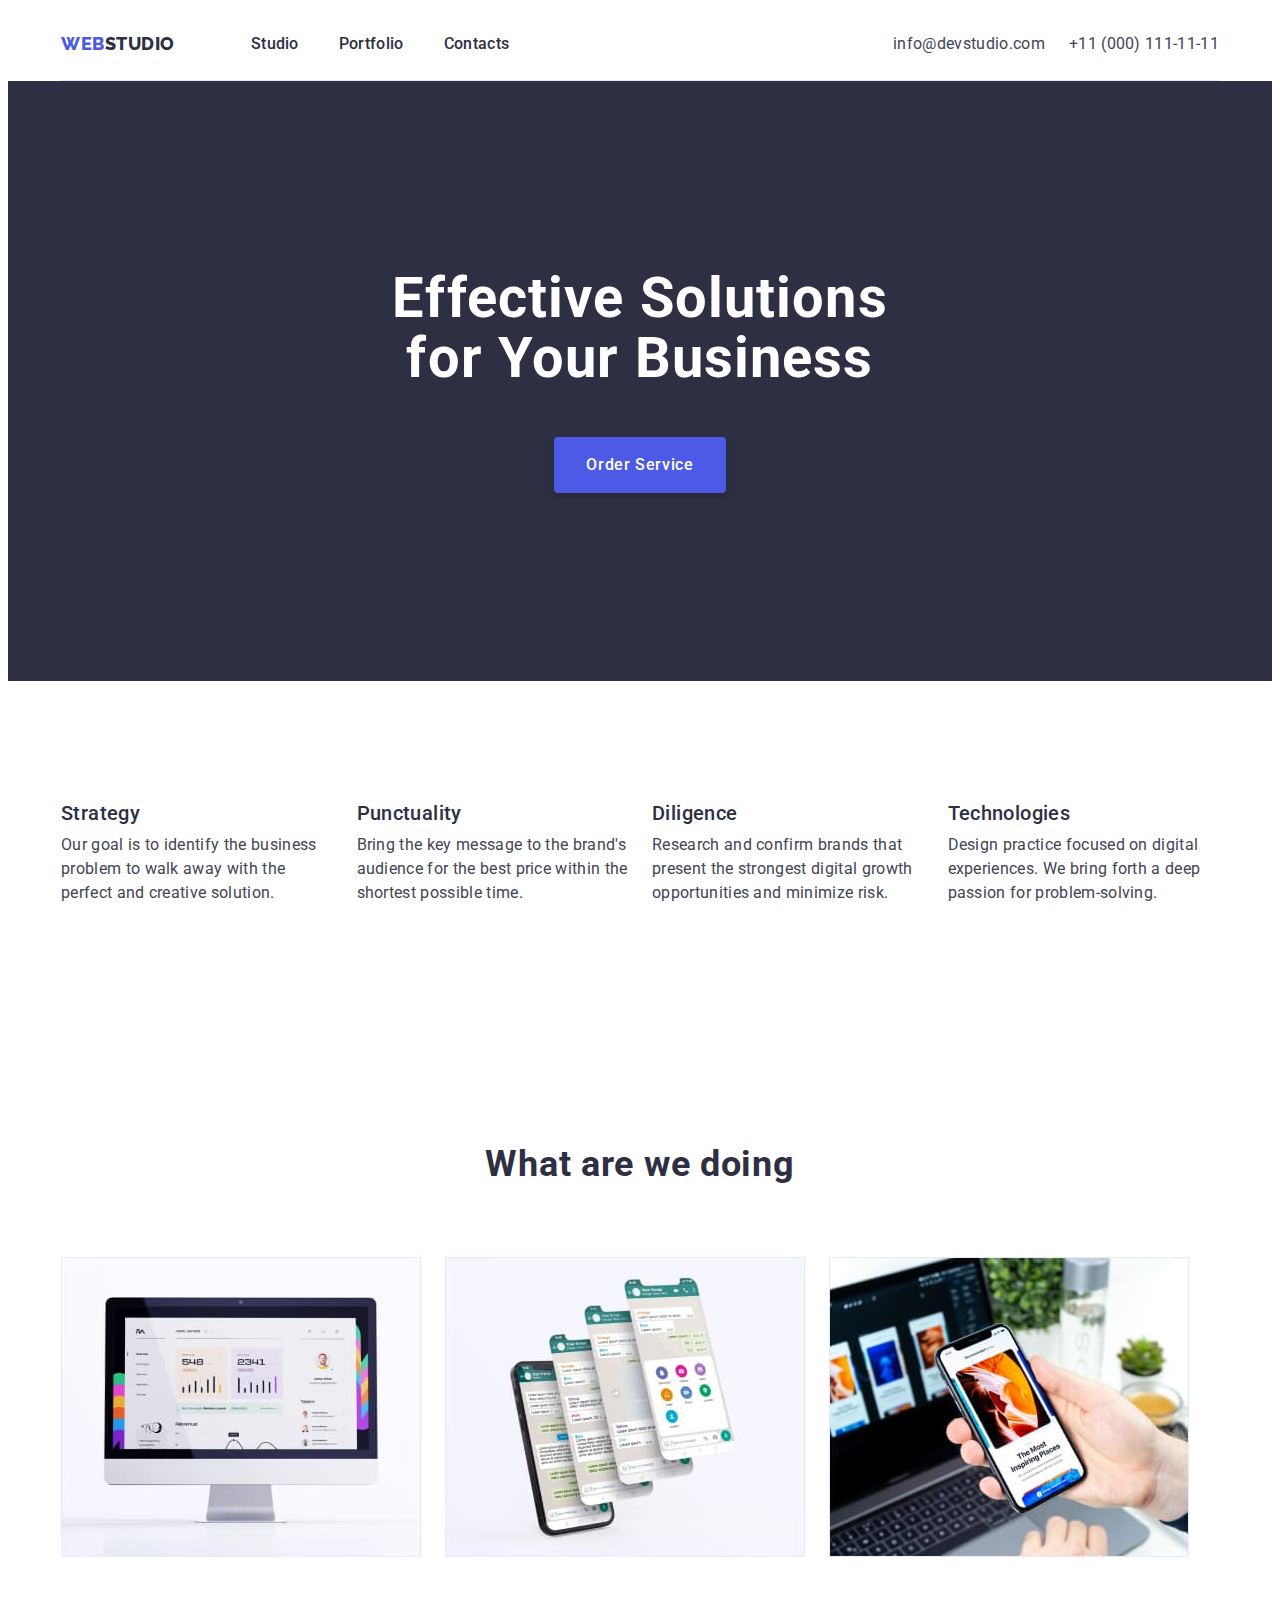
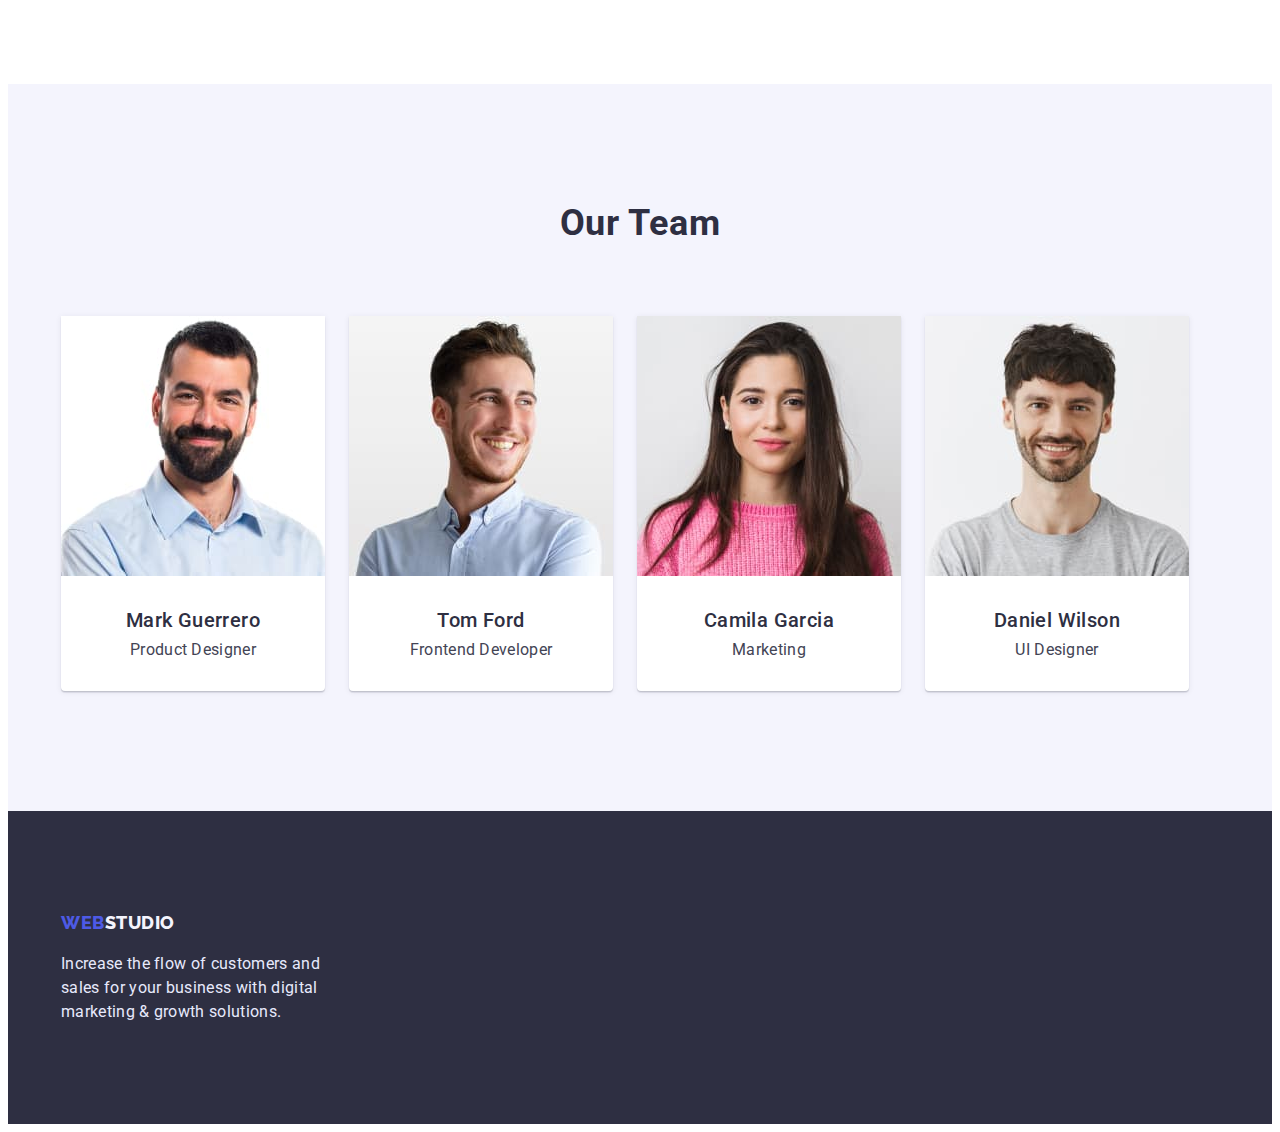
<file: index.html>
<!DOCTYPE html>
<html lang="en">

<head>
    <meta charset="UTF-8">
    <meta http-equiv="X-UA-Compatible" content="IE=edge">
    <meta name="viewport" content="width=device-width, initial-scale=1.0">
    <title>Webstudio</title>
    
    <!-- Fonts -->

    <link rel="preconnect" href="https://fonts.googleapis.com">
    <link rel="preconnect" href="https://fonts.gstatic.com" crossorigin>
    <link href="https://fonts.googleapis.com/css2?family=Raleway:wght@800&family=Roboto:wght@400;500;700&display=swap"
    rel="stylesheet">

    <!-- Styles -->
<link rel="stylesheet" 
href="https://cdnjs.cloudflare.com/ajax/libs/modern-normalize/1.1.0/modern-normalize.min.css"
integrity="sha512-wpPYUAdjBVSE4KJnH1VR1HeZfpl1ub8YT/NKx4PuQ5NmX2tKuGu6U/JRp5y+Y8XG2tV+wKQpNHVUX03MfMFn9Q=="
crossorigin="anonymous"
referrerpolicy="no-referrer"/>
<link rel="stylesheet" href="./css/styles.css">
</head>
<body>
    <header>
    <div class="container">
    <div class="header">
   <nav class="header-nav">
    <a class="logo" href="./index.html"><span class="logo-first">Web</span><span class="logo-second">Studio</span></a>
    <ul class="header-container">
        <li class="header-menu"><a class="header-link" href="#">Studio</a></li>
        <li class="header-menu"><a class="header-link" href="./portfolio.html">Portfolio</a></li>
        <li class="header-menu"><a class="header-link" href="#">Contacts</a></li>
    </ul>
</nav>
<address>
<ul class="adress">
    <li><a class="header-adress" href="mailto:info@devstudio.com">info@devstudio.com</a></li>
    <li><a class="header-adress" href="tel:+110001111111">+11 (000) 111-11-11</a></li>
</ul>
</address>
</div>
</div>
    </header>
    <main>
        <!-- hero images -->
        <section class="hero-button">
        <div class="container hero-container">
<h1 class="hero-title">Effective Solutions
        for Your Business</h1>

    <button class="button" type="button">Order Service</button>

    </div>
</section>
<!-- section 1 -->
<section class="section">
        <div class="container">
<h2 class="section1">Section 1</h2>
<ul class="future">
        <li class="list-text">
            <h3 class="under-title">Strategy</h3>
            <p class="about-text">Our goal is to identify the business
                problem to walk away with the perfect and creative solution.</p>
        </li>
        <li class="list-text">
            <h3 class="under-title">Punctuality</h3>
            <p class="about-text">Bring the key message to the brand's audience for the best
                price within the shortest possible time.</p>
        </li>
        <li class="list-text">
            <h3 class="under-title">Diligence</h3>
            <p class="about-text">Research and confirm brands that present the
                strongest digital growth opportunities and minimize risk.</p>
        </li>
        <li class="list-text">
            <h3 class="under-title">Technologies</h3>
            <p class="about-text">Design practice focused on digital experiences.
                We bring forth a deep passion for problem-solving.</p>
    
        </li>
    </ul>   
</div>
</section>
        <!-- section 2 -->
        <section class="section">
        <div class="container">
<h2 class="title">What are we doing</h2>
    
<ul class="img-webstudio">
<li class="images"><img src="./images/webstudio/comp_sect2.jpg" alt="computer" width="360"></li>
<li class="images"><img src="./images/webstudio/tel_sect2.jpg" alt="phonescreen" width="360"></li>
<li class="images"><img src="./images/webstudio/tabandtel_sect2.jpg" alt="computerphonescreen" width="360"></li>
</ul>

</div>
        </section>
        <!-- section 3 -->
    <section class="section section-colega">
    <div class="container">
     
    <h2 class="name-section-team">Our Team</h2>
    
    <ul class="job">
        <li class="img-colega">
            <img class="img-cards" src="./images/webstudio/markguerrero.jpg" alt="product designer" width="264">
    <div class="colega-profesion">
    <h3 class="colega">Mark Guerrero</h3>
    <p class="card-profession">Product Designer</p>
    </div>        
    </li>
        <li class="img-colega">
            <img class="img-cards" src="./images/webstudio/tomford.jpg" alt="frontend developer" width="264">
    <div class="colega-profesion"> 
    <h3 class="colega">Tom Ford</h3>
    <p class="card-profession">Frontend Developer</p>
    </div>      
    </li>
        <li class="img-colega">
            <img class="img-cards" src="./images/webstudio/camilagarcia.jpg" alt="marketing" width="264">
    <div class="colega-profesion">
        <h3 class="colega">Camila Garcia</h3>
        <p class="card-profession">Marketing</p>
    </div>        
    </li>
        <li class="img-colega">
            <img class="img-cards" src="./images/webstudio/danielwilson.jpg" alt="ui designer" width="264">
    <div class="colega-profesion">
<h3 class="colega">Daniel Wilson</h3>
<p class="card-profession">UI Designer</p>
    </div>        
    </li>
    </ul>
    </div>
</section>
        </main>
    <footer class="footer">
    <div class="container">
<a class="logo logo-secondary" href="./index.html"><span class="logo-first">Web</span><span class="logo-footer">Studio</span></a>
    <p class="footer-text">Increase the flow of customers and sales for your business with digital marketing & growth
        solutions.</p>
 </div>
    </footer>
    
</body>

</html>
</file>
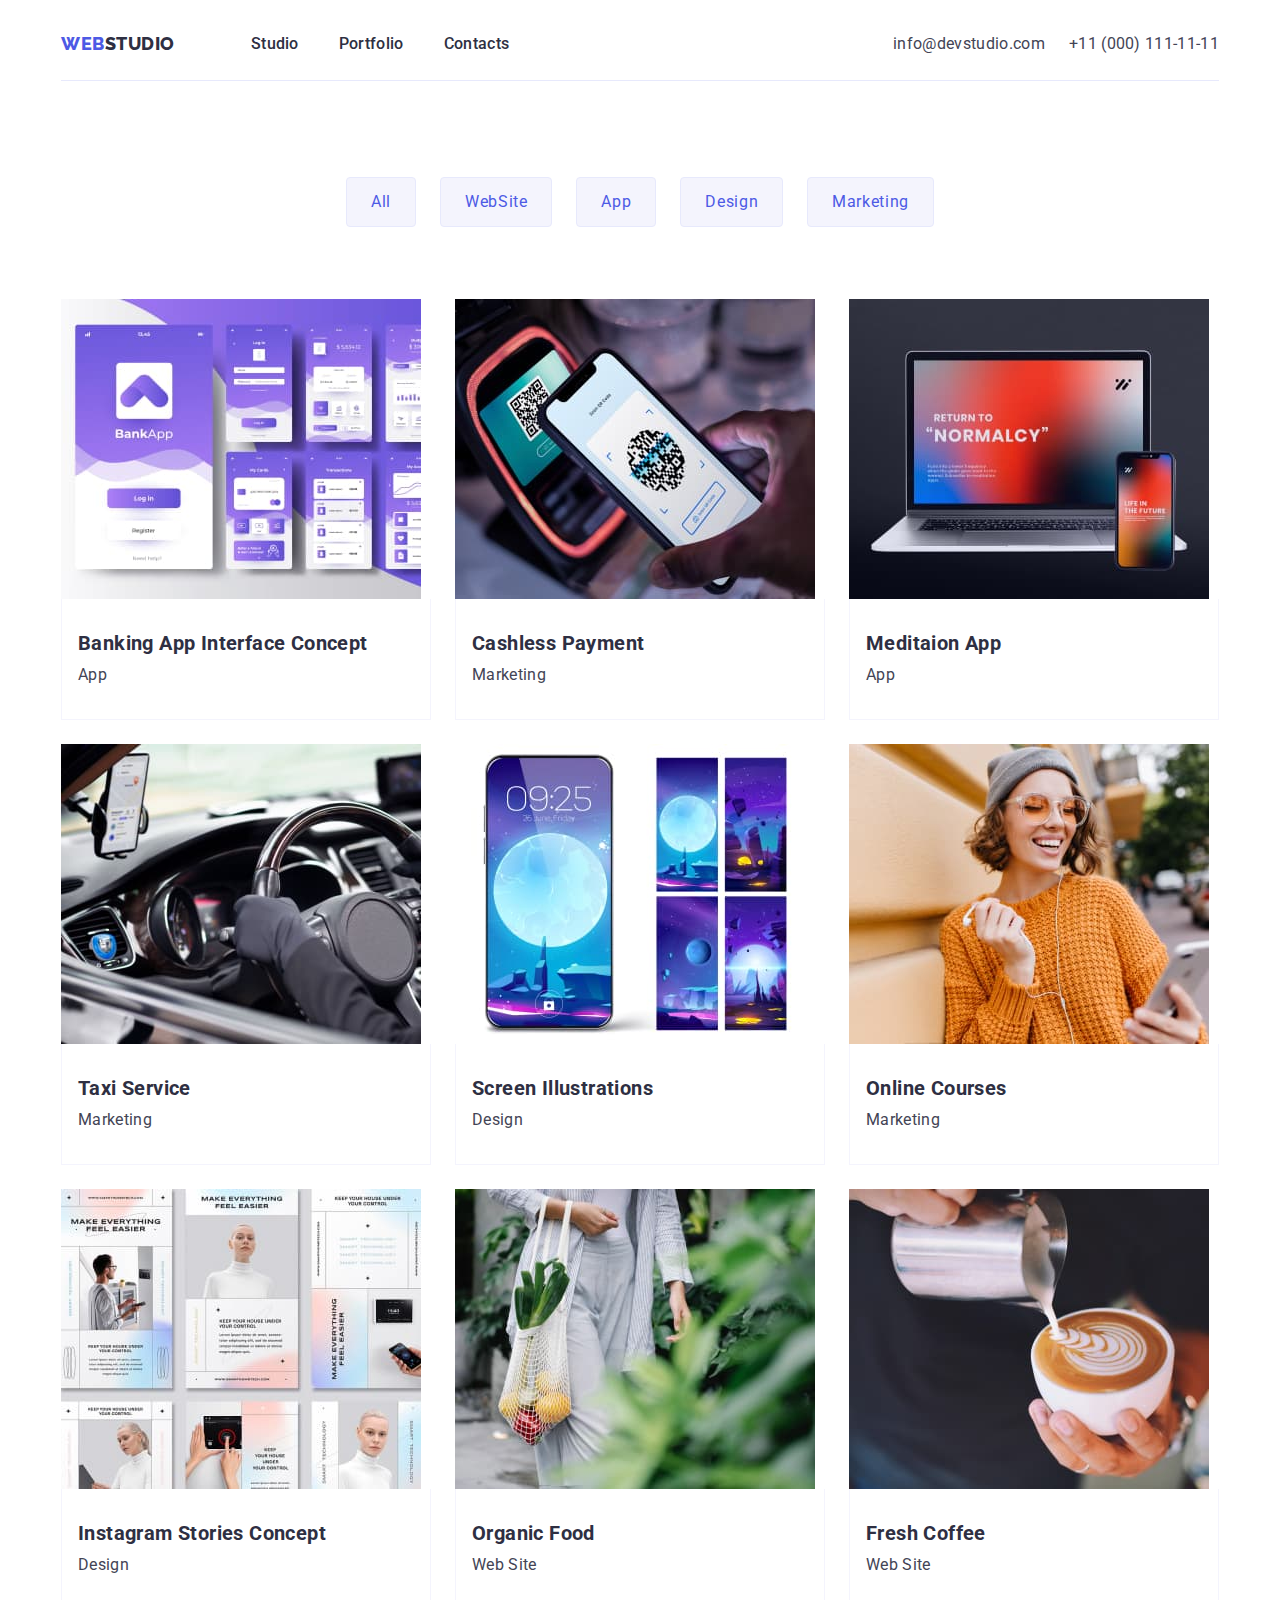
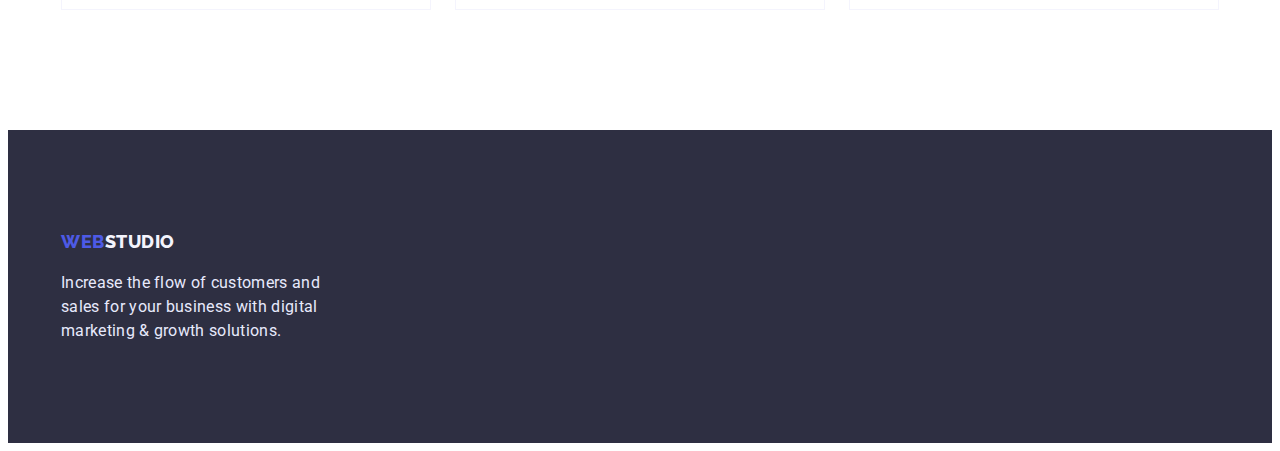
<file: portfolio.html>
<!DOCTYPE html>
<html lang="en">
<head>
    <meta charset="UTF-8">
    <meta http-equiv="X-UA-Compatible" content="IE=edge">
    <meta name="viewport" content="width=device-width, initial-scale=1.0">
    <title>Portfolio</title>

    <!-- Fonts -->
    <link rel="preconnect" href="https://fonts.googleapis.com">
    <link rel="preconnect" href="https://fonts.gstatic.com" crossorigin>
    <link href="https://fonts.googleapis.com/css2?family=Raleway:wght@800&family=Roboto:wght@400;500;700&display=swap"
    rel="stylesheet">

        <!-- Styles -->
    <link rel="stylesheet" 
    href="https://cdnjs.cloudflare.com/ajax/libs/modern-normalize/1.1.0/modern-normalize.min.css"
    integrity="sha512-wpPYUAdjBVSE4KJnH1VR1HeZfpl1ub8YT/NKx4PuQ5NmX2tKuGu6U/JRp5y+Y8XG2tV+wKQpNHVUX03MfMFn9Q=="
    crossorigin="anonymous" 
    referrerpolicy="no-referrer" />
    <link rel="stylesheet" href="./css/styles.css">

</head>
<body>
    <header>
        <div class="container">
<div class="header">
<nav class="header-nav">
    <a class="logo" href="./index.html"><span class="logo-first">Web</span><span class="logo-second">Studio</span></a>
    <ul class="header-container">
    <li class="header-menu"><a class="header-link" href="#">Studio</a></li>
    <li class="header-menu"><a class="header-link" href="./portfolio.html">Portfolio</a></li>
    <li class="header-menu"><a class="header-link" href="#">Contacts</a></li>
    </ul>
</nav>
<address>
<ul class="adress">
    <li><a class="header-adress" href="mailto:info@devstudio.com">info@devstudio.com</a></li>
    <li><a class="header-adress" href="tel:+110001111111">+11 (000) 111-11-11</a></li>
</ul>
</address>
    </div>
    </div>
    </header>
    <main>
        <!-- filters -->
        <section class="section-portfolio">
<div class="container">
        <h1 class="title-portfolio1">filters</h1>
        <ul class="button-portfolio">
        <li><button class="button-alles" type="button">All</button></li>
        <li><button class="button-alles" type="button">WebSite</button></li>
        <li><button class="button-alles" type="button">App</button></li>
        <li><button class="button-alles" type="button">Design</button></li>
        <li><button class="button-alles" type="button">Marketing</button></li>
        </ul>
        
<!-- section1 -->
    
    <h2 class="section-port">row1</h2>
<ul class="cards">
    <li class="cards-item">
    <img class="images" src="./images/portfolio/bankingapp.jpg" alt="bankingapp" width="360">
    <div class="cards-portfolio">
    <h3 class="title-portfolio">Banking App Interface Concept</h3>
    <p class="under-title-port">App</p>
    </div>
    
</li>
    
    <li class="cards-item"><img class="images" src="./images/portfolio/cashlesspayment.jpg" 
    alt="cashlesspayment" width="360">
    <div class="cards-portfolio">
<h4 class="title-portfolio">Cashless Payment</h4>
<p class="under-title-port">Marketing</p>
    </div>
    
</li>

    <li class="cards-item"><img class="images" src="./images/portfolio/meditaionapp.jpg" alt="meditaionapp" width="360">
    <div class="cards-portfolio">
<h5 class="title-portfolio">Meditaion App</h5>
<p class="under-title-port">App</p>
</div>
    </li>

    
    <li class="cards-item"><img class="images" src="./images/portfolio/taxiservice.jpg" 
        alt="taxiservice" width="360">
        <div class="cards-portfolio">
<h3 class="title-portfolio">Taxi Service</h3>
<p class="under-title-port">Marketing</p>
        </div>
    </li>

    <li class="cards-item"><img class="images" 
        src="./images/portfolio/screenillustrations.jpg" alt="screenillustrations" width="360">
   <div class="cards-portfolio">
<h4 class="title-portfolio">Screen Illustrations</h4>
<p class="under-title-port">Design</p>
   </div>
        </li>
    
    <li class="cards-item"><img class="images" src="./images/portfolio/onlinecourses.jpg"
    alt="onlinecourses" width="360">
    <div class="cards-portfolio">
<h5 class="title-portfolio">Online Courses</h5>
<p class="under-title-port">Marketing</p>
    </div>
    </li>
    
    <li class="cards-item"><img class="images" src="./images/portfolio/instagramstories.jpg"
 alt="instagramstories" width="360">
 <div class="cards-portfolio">
<h3 class="title-portfolio">Instagram Stories Concept</h3>
<p class="under-title-port">Design</p>
 </div>
    </li>
    
    <li class="cards-item"><img class="images" src="./images/portfolio/organicfood.jpg" alt="organicfood" width="360">
    <div class="cards-portfolio">
<h4 class="title-portfolio">Organic Food</h4>
<p class="under-title-port">Web Site</p>
    </div>
        </li>
    
    <li class="cards-item"><img class="images" src="./images/portfolio/freshcoffee.jpg" alt="freshcoffee" width="360">
    <div class="cards-portfolio">
<h5 class="title-portfolio">Fresh Coffee</h5>
<p class="under-title-port">Web Site</p>
    </div>
       </li>
</ul>
    </div>
    </section>
    </main>
    <footer class="footer">
    <div class="container">
        <a  class="logo logo-secondary" href="./index.html"><span class="logo-first">Web</span><span class="logo-footer">Studio</span></a>
        <p class="footer-text">Increase the flow of customers and sales for your business with digital marketing & growth solutions.</p>
    </div>
    </footer>
</body>
</html>
</file>
<file: css/styles.css>
/* webstudio */

:root {
--color-primary:#2E2F42;
--color-brand:#404BBF;
--color-secondary:#434455;
--color-brand-second:#4D5AE5;
--color-button-title:#FFFFFF;
--color-footer-text:#E7E9FC;
--color-logo-footer:#F4F4FD;
--color-background-primary:#E5E5E5;
}

body {
color: var(--color-primary);
font-family: 'Roboto', sans-serif;
font-size: 16px;
line-height: 1.5;
background-color: var(--color-button-title);
}

p,
h1,
h2,
h3,
h4,
h5,
h6 {
margin: 0;
}

ul{
list-style-type:none ;
margin: 0;
padding: 0;
}

/* HERO */
.hero-container {
padding-top: 188px;
padding-bottom: 204px;
flex-wrap: wrap;
justify-content: center;
}

.hero-title {
margin-bottom: 48px;
color: var(--color-button-title);
font-size: 56px;
line-height: 1.071;
letter-spacing: 0.02em;
text-align: center;
width: 499px;
height: 120px;
margin: auto;

}

.hero-button {
background: var(--color-primary);
padding-bottom: 188px;
padding-top: 188px;
text-align: center;
}

/* SECTION */
.section {
padding-top: 120px;
padding-bottom: 120px;
}

.section1 {
display: none;
}


.container {
width: 100%;
max-width: 1158px;
margin: 0 auto;
padding: 0 15px;

}

.container-button {
display: flex;
flex-direction: row;
justify-content: center;
align-items: center;
gap: 24px;
padding: 12px 24px;
}

/* HEADER */

.header-container {
    display: flex;
    align-items: center;
    gap: 40px;
}


.header-nav {
display: flex;
align-items: center;
flex-grow: 1;
gap: 76px;

}



.header-menu {
display: flex;
gap: 40px;

}

.header-link {
color: var(--color-primary);
text-decoration: none;
font-size: 16px;
line-height: 1.5;
letter-spacing: 0.02em;
font-weight: 500;
padding: 24px 0;
}
.header-link:hover {
color: var(--color-brand);}

.header-link:focus{
color: var(--color-brand);
}

.header-adress {
font-weight: 400;
letter-spacing: 0.02em;
font-size: 16px;
line-height: 1.5;
color: var(--color-secondary);
text-decoration: none;
}

.header-adress:hover {
color: var(--color-brand);
}

.header-adress:focus{
color: var(--color-brand);
}
.adress {

display: flex;
gap: 24px;
font-style: normal;
}

.header {
display: flex;
align-items: center;
border-bottom: 1px solid var(--color-footer-text);
}
/* BUTTON */ 

.button { 
padding: 16px 32px;
color: var(--color-button-title);
background: var(--color-brand-second);
border-radius: 4px;
box-shadow: 0px 4px 4px rgba(0, 0, 0, 0.15);
cursor: pointer;
font-size: 16px;
line-height: 1.5;
font-family: 'Roboto',sans-serif;
letter-spacing: 0.04em;
font-weight: 500;
margin-top: 48px;
border: none;
}

.button:hover{
background:var(--color-brand);
box-shadow: 0px 1px 6px rgba(46, 47, 66, 0.08), 0px 1px 1px rgba(46, 47, 66, 0.16), 0px 2px 1px rgba(46, 47, 66, 0.08);
}

.button-order {
display: flex;
justify-content: center;
margin-top: 48px;

}

/* LOGO */
.logo-first {
color: var(--color-brand-second);
}

.logo-second {
color: var(--color-primary);
}

.logo-secondary{
margin-bottom: 16px;
}

.logo {   
text-transform: uppercase;
font-size: 18px;
line-height: 1.33;
font-family: 'Raleway',sans-serif;
text-decoration: none;
letter-spacing: 0.03em;
font-weight: 800;
}

.logo-footer{
color: var(--color-logo-footer);
}


/* ІНШЕ */

.under-title {
margin-bottom: 8px;
font-size: 20px;
line-height: 1.2;
color:var(--color-primary);
letter-spacing: 0.02em;
font-weight: 500;
}

.about-text {
font-size: 16px;
line-height: 1.5;
color: var(--color-secondary);
letter-spacing: 0.02em;
}

.title {
margin-bottom: 72px;
font-size: 36px;
line-height: 1.11;
color:var(--color-primary);
letter-spacing: 0.02em;
text-align: center;
}

.colega {
font-size:20px;
line-height: 1.2;
color: var(--color-primary);
font-weight: 500;
letter-spacing: 0.02em;
text-align: center;
margin-bottom: 8px;
}


.card-profession {
color: var(--color-secondary);
font-size:16px;
line-height: 1.2;
letter-spacing: 0.02em;
text-align: center;

}

.colega-profesion {
padding-top: 32px;
padding-bottom: 32px;
}

.name-section-team {
margin-bottom: 72px;
color: var(--color-primary);
font-size: 36px;
line-height: 1.11;
letter-spacing: 0.02em;
text-align: center;
}

.footer-text {
color:var(--color-footer-text);
font-size: 16px;
line-height: 1.5;
letter-spacing: 0.02em;
width: 264px;
margin-top: 16px;
}

.footer{
background:var(--color-primary);
padding-top: 100px;
padding-bottom: 100px;
}





/* BUTTON */

.button-portfolio {
display: flex;
gap: 24px;
margin: auto;
margin-bottom: 72px;
justify-content: center;
}



.button-alles {
letter-spacing: 0.04em;
color: var(--color-brand-second);
font-size: 16px;
line-height: 1.5;
cursor: pointer;
background: var(--color-logo-footer);
border: 1px solid var(--color-footer-text);
border-radius: 4px;
font-family: 'Roboto', sans-serif;
display: flex;
justify-content: center;
align-items: center;
padding: 12px 24px;
flex: none;
order: 1;
flex-grow: 0;
}

.button-alles:focus{
color: var(--color-button-title);
background: var(--color-brand);
}

.button-alles:hover{
background: var(--color-brand);
box-shadow: 0px 3px 1px rgba(0, 0, 0, 0.1), 0px 2px 1px rgba(0, 0, 0, 0.08), 0px 2px 2px rgba(0, 0, 0, 0.12);
border-radius: 4px;
color: var(--color-button-title);
letter-spacing: 0.04em;
font-weight: 500;
font-size: 16px;
line-height: 1.5;
}


.section-port {
display: none;
 }

.title-portfolio1{
display: none;
}

.title-portfolio{
margin-bottom: 8px;
font-size: 20px;
line-height: 1.2;
letter-spacing: 0.02em;
color: var(--color-primary);

}

.under-title-port {
font-size: 16px;
line-height:1.5;
letter-spacing: 0.02em;
color: var(--color-secondary);
font-family: 'Roboto',sans-serif;

}

.future {
display: flex;
gap: 24px;
}
.img-webstudio {
display: flex;
gap: 24px;
}

.images{
display: block;
max-width: 100%;
height: auto;
}
.img-colega {
    width: 264px;
    box-shadow: 0px 1px 6px rgba(46, 47, 66, 0.08), 0px 1px 1px rgba(46, 47, 66, 0.16), 0px 2px 1px rgba(46, 47, 66, 0.08);
    border-radius: 0px 0px 4px 4px;
    background: var(--color-button-title);
    max-width: 100%;
    height: auto;
    display: block;
}
.img-cards {
max-width: 100%;
display: block;
height: auto;
}


.cards {
display: flex;
gap: 24px;
flex-wrap: wrap;

}
.cards-portfolio{
border: 1px solid var(--color-logo-footer);
padding-bottom: 32px;
padding-left: 16px;
padding-top: 32px;
border-top: none;
}

.cards-item{
flex-basis: calc((100% - 48px) / 3);
width: 360px;
}
.card-content {
display: flex;
flex-direction: column;
justify-content: center;
align-items: flex-start;
}

.job {
display: flex;
gap: 24px;
}

.list-text{
flex-basis: calc(( 100% - 8px) / 2);
}

.section-colega {
background:var(--color-logo-footer);
padding-bottom: 120px;
padding-top: 120px;
text-align: center;
}

.section-portfolio {
padding-top: 96px;
padding-bottom: 120px;
}
</file>
